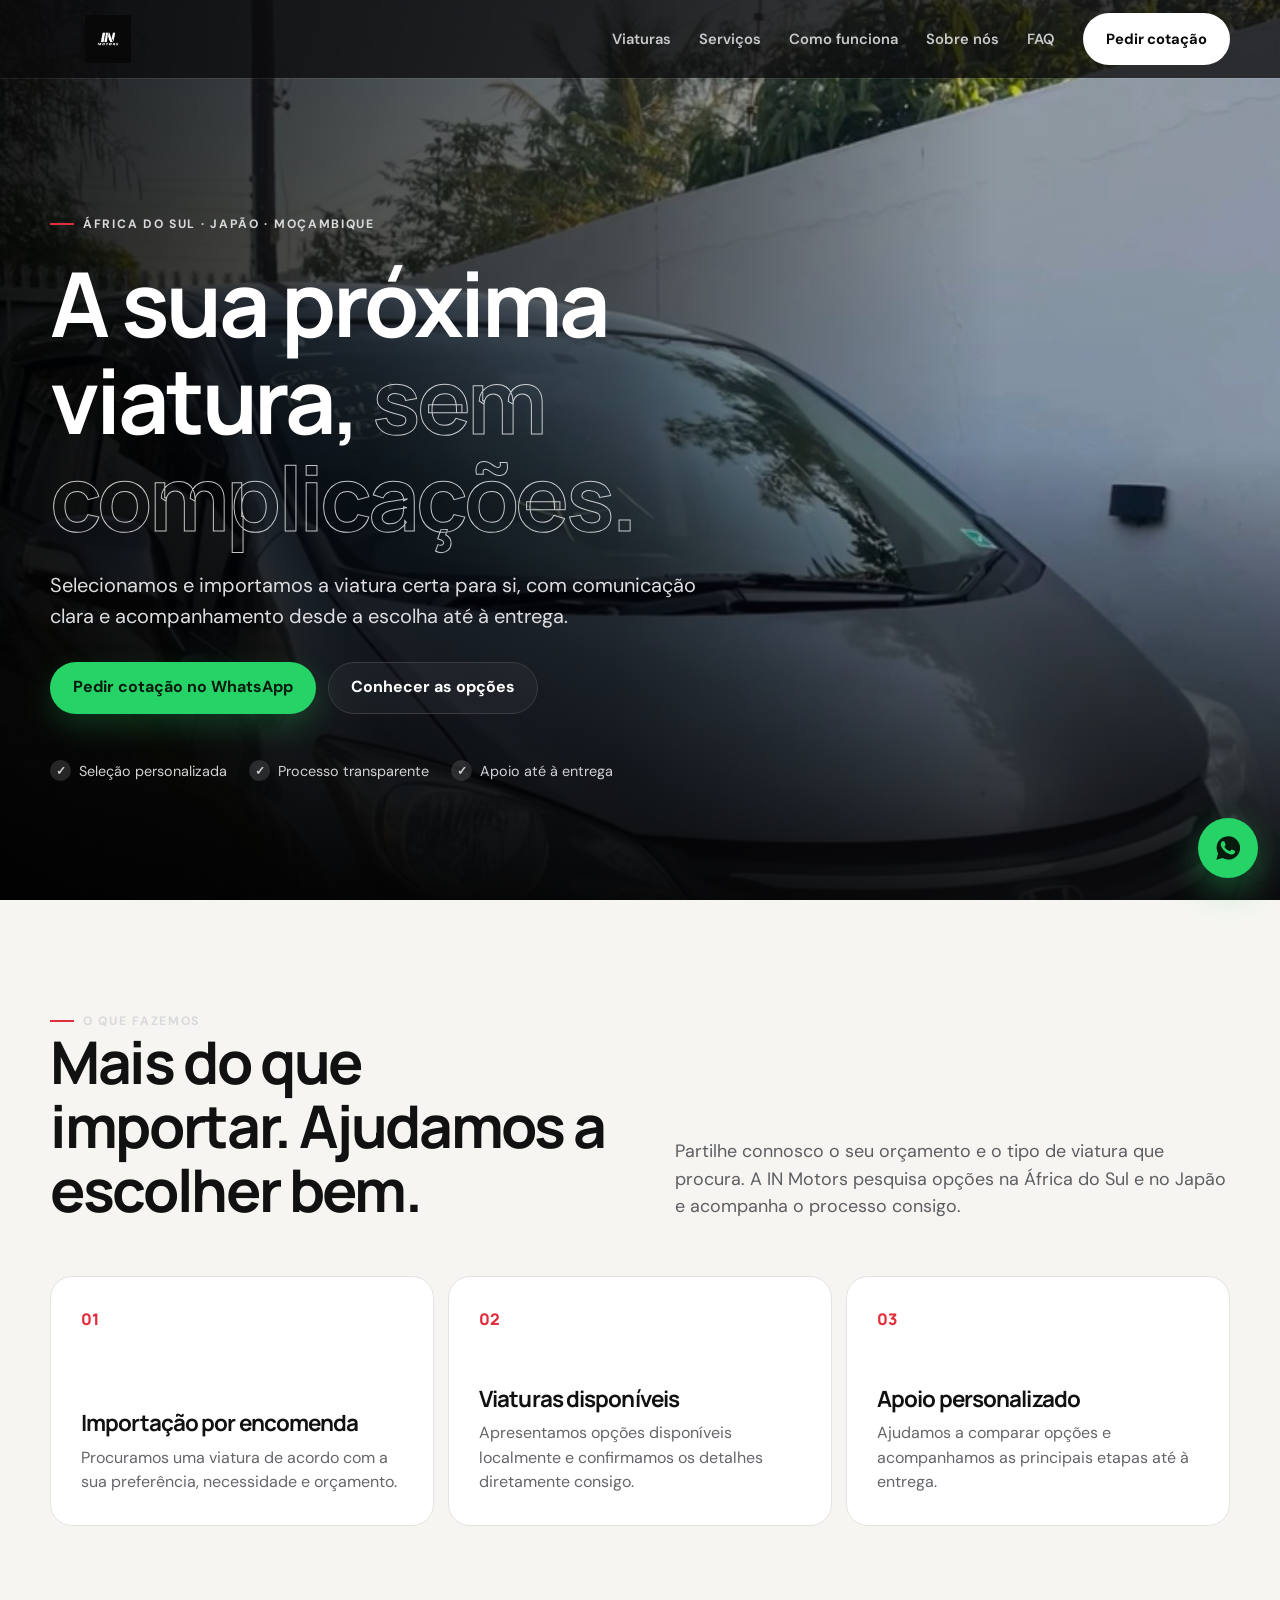
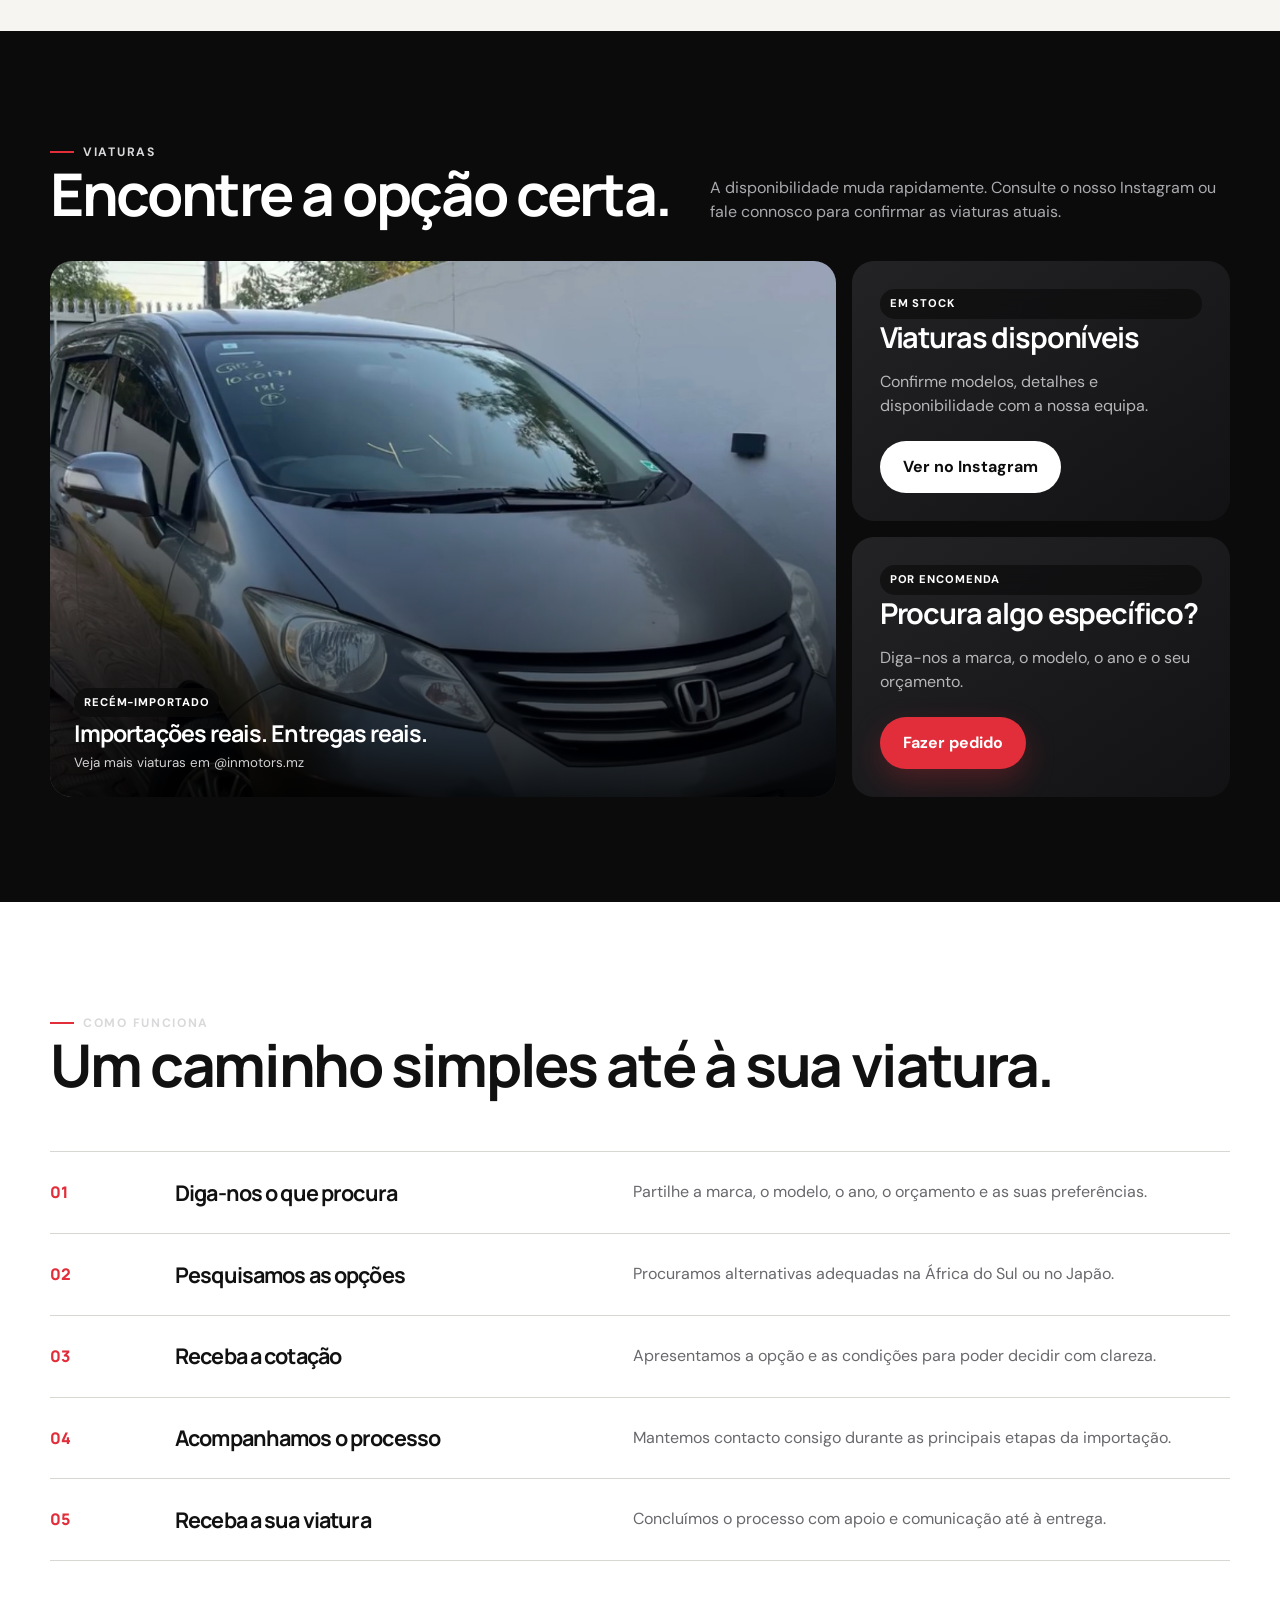
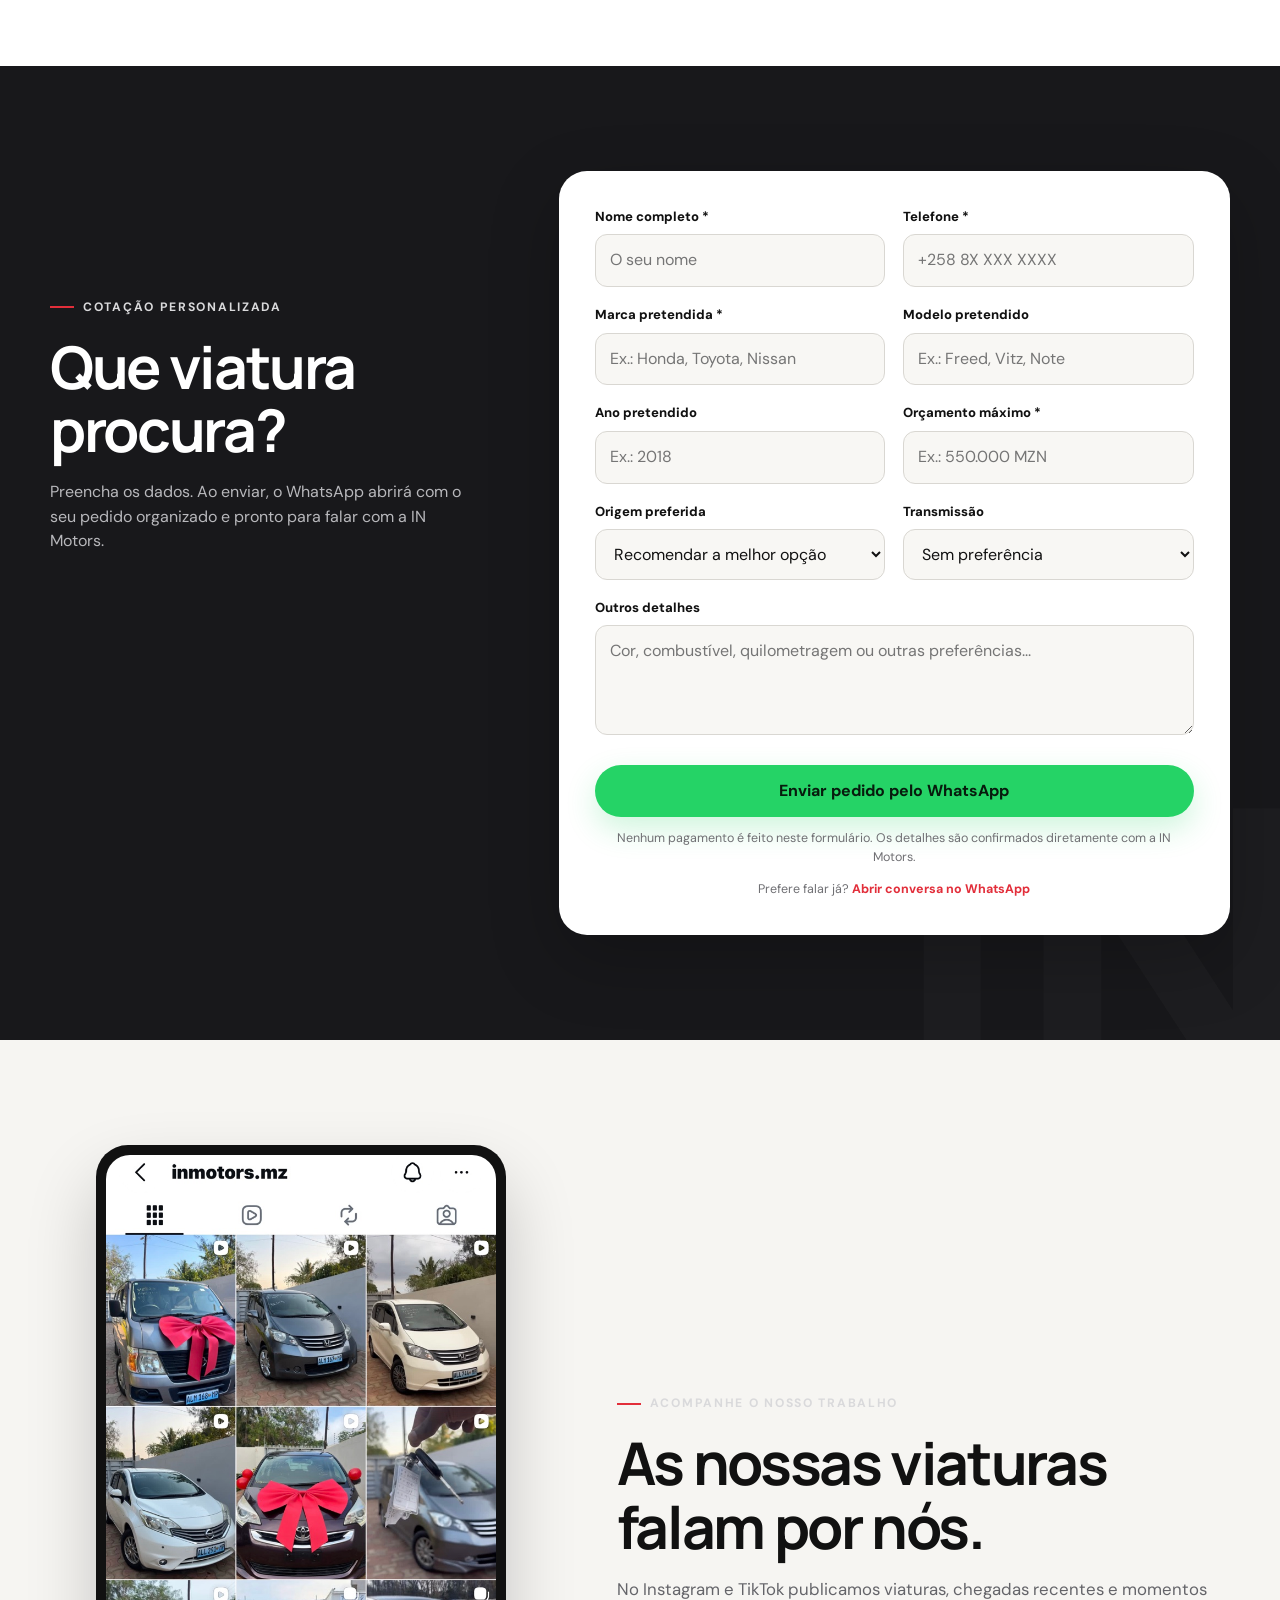
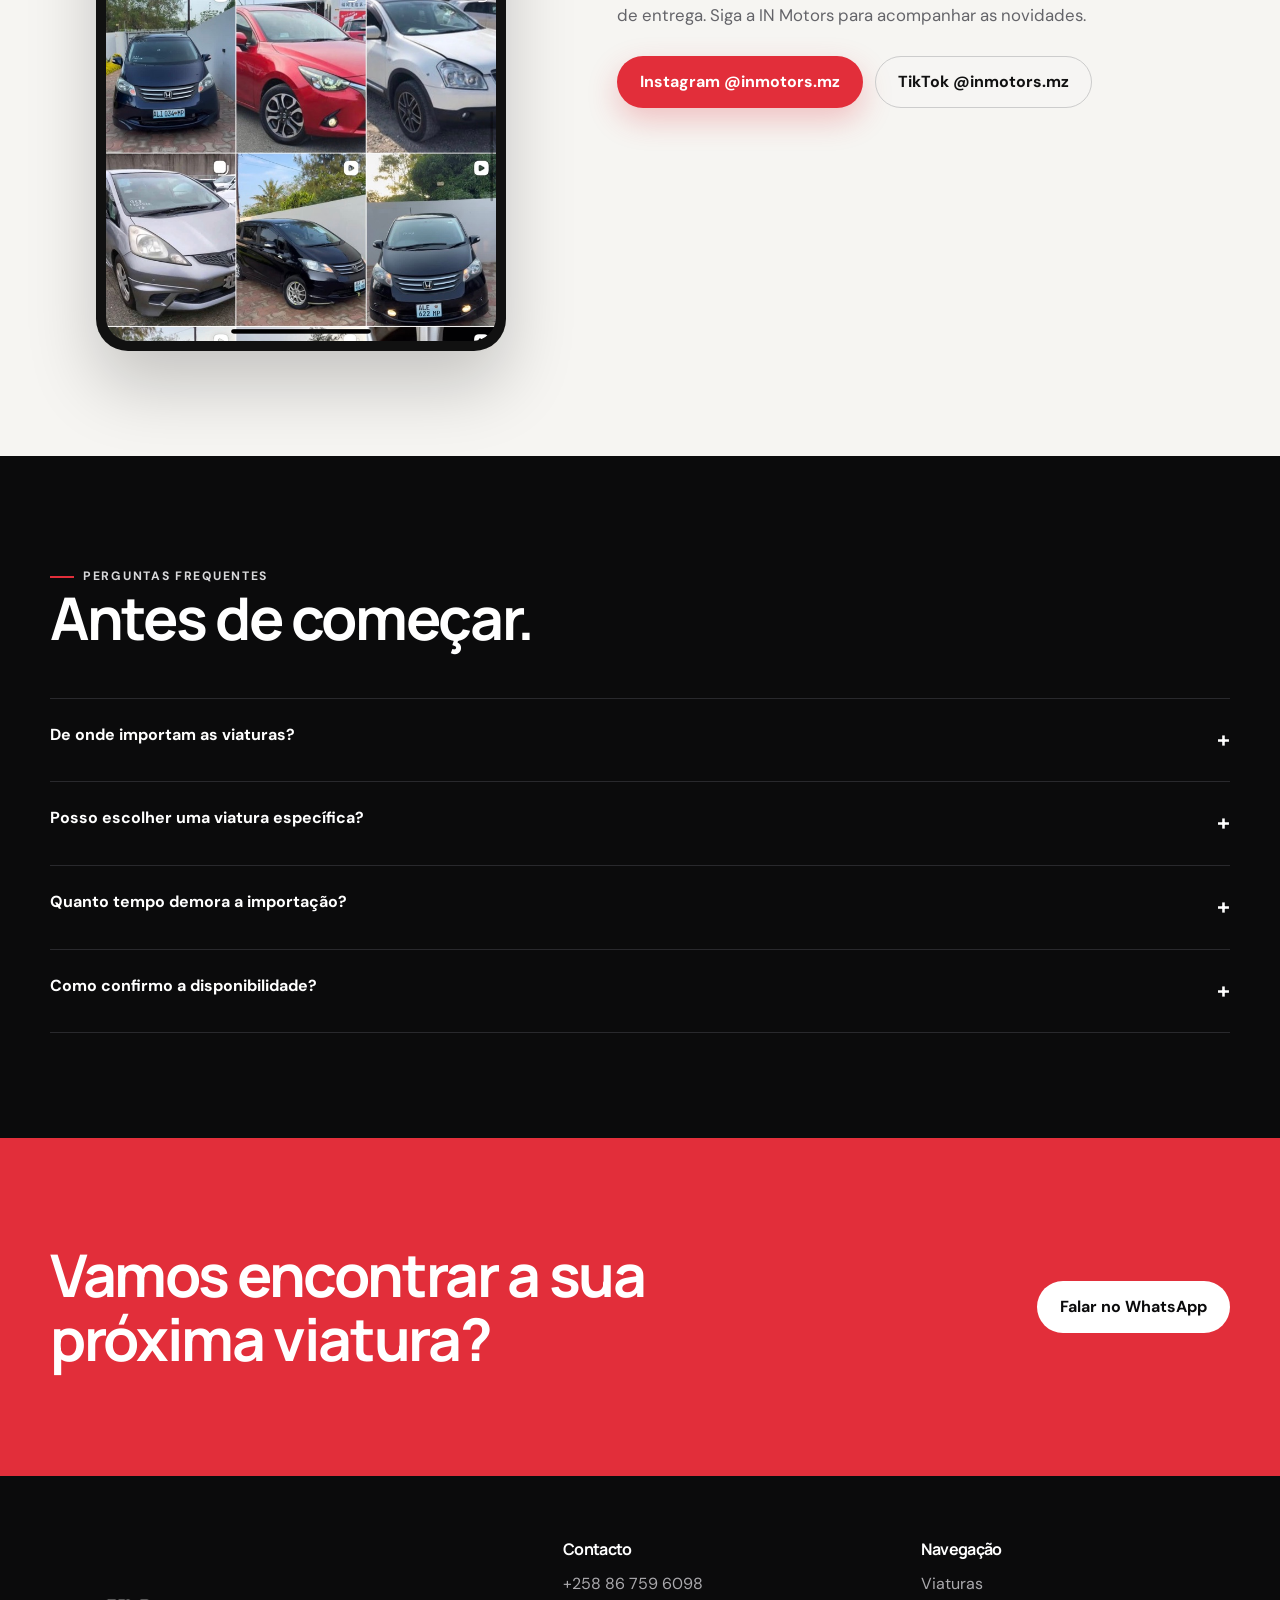
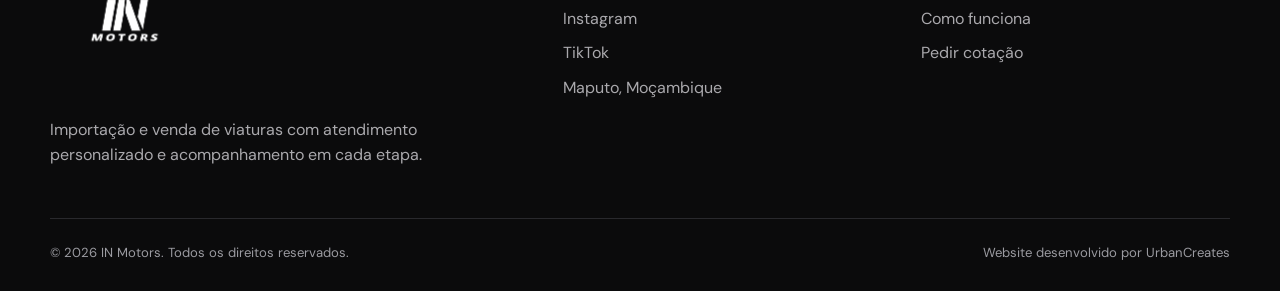
<file: index.html>
<!doctype html>
<html lang="pt-MZ">
<head>
  <meta charset="utf-8">
  <script>document.documentElement.classList.add('js')</script>
  <meta name="viewport" content="width=device-width,initial-scale=1">
  <meta name="theme-color" content="#0b0b0c">
  <meta name="robots" content="index,follow">
  <meta name="author" content="IN Motors">
  <title>IN Motors | Importação de Viaturas em Moçambique</title>
  <meta name="description" content="Importação de viaturas da África do Sul e do Japão com acompanhamento personalizado em Moçambique.">
  <meta property="og:title" content="IN Motors | A sua próxima viatura">
  <meta property="og:description" content="Escolha, importação e entrega com acompanhamento personalizado.">
  <meta property="og:type" content="website">
  <meta property="og:url" content="https://inmotors.mz.co/">
  <meta property="og:locale" content="pt_MZ">
  <meta property="og:image" content="https://inmotors.mz.co/assets/honda-imported.jpeg">
  <meta name="twitter:card" content="summary_large_image">
  <meta name="twitter:title" content="IN Motors | A sua próxima viatura">
  <meta name="twitter:description" content="Escolha, importação e entrega com acompanhamento personalizado.">
  <meta name="twitter:image" content="https://inmotors.mz.co/assets/honda-imported.jpeg">
  <link rel="canonical" href="https://inmotors.mz.co/">
  <link rel="preload" as="image" href="assets/honda-imported.jpeg" fetchpriority="high">
  <link rel="icon" href="data:image/svg+xml,%3Csvg%20xmlns='http://www.w3.org/2000/svg'%20viewBox='0%200%2064%2064'%3E%3Crect%20width='64'%20height='64'%20rx='12'%20fill='%23e22e3a'/%3E%3Ctext%20x='32'%20y='45'%20font-family='Arial,Helvetica,sans-serif'%20font-size='30'%20font-weight='bold'%20fill='white'%20text-anchor='middle'%3EIN%3C/text%3E%3C/svg%3E">
  <script type="application/ld+json">
  {
    "@context": "https://schema.org",
    "@type": "AutoDealer",
    "name": "IN Motors",
    "description": "Importação de viaturas da África do Sul e do Japão com acompanhamento personalizado em Moçambique.",
    "url": "https://inmotors.mz.co/",
    "image": "https://inmotors.mz.co/assets/honda-imported.jpeg",
    "telephone": "+258867596098",
    "address": { "@type": "PostalAddress", "addressLocality": "Maputo", "addressCountry": "MZ" },
    "areaServed": { "@type": "Country", "name": "Moçambique" },
    "sameAs": [
      "https://www.instagram.com/inmotors.mz/",
      "https://www.tiktok.com/@inmotors.mz"
    ]
  }
  </script>
  <link rel="preconnect" href="https://fonts.googleapis.com">
  <link rel="preconnect" href="https://fonts.gstatic.com" crossorigin>
  <link href="https://fonts.googleapis.com/css2?family=DM+Sans:wght@400;500;600;700&family=Manrope:wght@500;600;700;800&display=swap" rel="stylesheet">
  <style>
    :root{--ink:#0b0b0c;--panel:#131315;--paper:#f6f5f2;--white:#fff;--muted:#aaa9ad;--line:#29292d;--accent:#e22e3a;--green:#25d366;--radius:22px;--shadow:0 24px 70px rgba(0,0,0,.22)}
    *{box-sizing:border-box}html{scroll-behavior:smooth;scroll-padding-top:96px}body{margin:0;background:var(--ink);color:var(--white);font-family:"DM Sans",sans-serif;line-height:1.55;overflow-x:hidden}body.menu-open{overflow:hidden}img{display:block;max-width:100%}a{color:inherit;text-decoration:none}button,input,select,textarea{font:inherit}:focus-visible{outline:2px solid var(--accent);outline-offset:3px;border-radius:4px}.container{width:min(1180px,calc(100% - 40px));margin:auto}.eyebrow{display:inline-flex;align-items:center;gap:9px;color:#d9d9db;font-weight:700;font-size:.76rem;letter-spacing:.14em;text-transform:uppercase}.eyebrow:before{content:"";width:24px;height:2px;background:var(--accent)}h1,h2,h3{font-family:Manrope,sans-serif;letter-spacing:-.04em;line-height:1.08;margin:0}h1{font-size:clamp(2.8rem,7vw,6.5rem);max-width:850px}h2{font-size:clamp(2rem,4.6vw,4.25rem)}p{margin:0}.muted{color:var(--muted)}.section{padding:105px 0}.btn{display:inline-flex;align-items:center;justify-content:center;gap:10px;min-height:52px;padding:0 22px;border-radius:999px;border:1px solid transparent;font-weight:700;transition:.25s ease;cursor:pointer}.btn:hover{transform:translateY(-2px)}.btn-white{background:#fff;color:#0b0b0c}.btn-outline{border-color:#3b3b3f;color:#fff;background:rgba(255,255,255,.04)}.btn-red{background:var(--accent);color:#fff}.btn-wa{background:var(--green);color:#071b0d}.icon{width:20px;height:20px;fill:currentColor}.nav{position:fixed;inset:0 0 auto;z-index:50;border-bottom:1px solid rgba(255,255,255,.08)}.nav:before{content:"";position:absolute;inset:0;z-index:-1;background:rgba(11,11,12,.76);-webkit-backdrop-filter:blur(18px);backdrop-filter:blur(18px);transition:background .3s ease}.nav-inner{position:relative;height:78px;display:flex;align-items:center;justify-content:space-between;gap:30px}.logo{display:flex;align-items:center;gap:12px}.logo img{width:116px;height:48px;object-fit:contain;filter:invert(1);mix-blend-mode:screen}.nav-links{display:flex;align-items:center;gap:28px;font-weight:600;font-size:.92rem}.nav-links a:not(.btn){color:#c9c9cc}.nav-links a:hover{color:#fff}.menu-btn{display:none;place-items:center;width:44px;height:44px;color:#fff;background:none;border:0;padding:0;margin-right:-10px;-webkit-tap-highlight-color:transparent}.menu-btn svg{width:26px;height:26px}.hero{min-height:100svh;display:flex;align-items:flex-end;position:relative;padding:160px 0 70px;background:#111 url("assets/honda-imported.jpeg") center 34%/cover no-repeat}.hero:before{content:"";position:absolute;inset:0;background:linear-gradient(90deg,rgba(0,0,0,.88) 0%,rgba(0,0,0,.55) 48%,rgba(0,0,0,.08) 78%),linear-gradient(0deg,rgba(11,11,12,.96) 0%,transparent 50%)}.hero-content{position:relative;z-index:1}.hero .eyebrow{margin-bottom:22px}.hero h1 span{color:#fff}@supports (-webkit-text-stroke:1px #fff){.hero h1 span{color:transparent;-webkit-text-stroke:1px rgba(255,255,255,.76)}}.hero-copy{max-width:650px;color:#dedee0;font-size:clamp(1rem,2vw,1.25rem);margin:24px 0 30px}.hero-actions{display:flex;flex-wrap:wrap;gap:12px}.trust-row{display:flex;flex-wrap:wrap;gap:22px;margin-top:46px;color:#d2d2d4;font-size:.9rem}.trust-row span{display:flex;align-items:center;gap:8px}.trust-row b{display:grid;place-items:center;width:21px;height:21px;border-radius:50%;background:rgba(255,255,255,.13);font-size:.75rem}.intro{background:var(--paper);color:#111}.split-head{display:grid;grid-template-columns:1fr 1fr;gap:70px;align-items:end;margin-bottom:55px}.split-head p{font-size:1.12rem;color:#5d5d62;max-width:560px}.service-grid{display:grid;grid-template-columns:repeat(3,1fr);gap:14px}.service-card{background:#fff;border:1px solid #e5e3df;border-radius:var(--radius);padding:30px;min-height:250px;display:flex;flex-direction:column}.number{font-family:Manrope,sans-serif;font-weight:800;color:var(--accent);margin-bottom:auto}.service-card h3{font-size:1.4rem;margin:28px 0 10px}.service-card p{color:#65656a}.inventory-head{display:flex;justify-content:space-between;align-items:end;gap:30px;margin-bottom:36px}.inventory-head p{max-width:520px}.vehicle-grid{display:grid;grid-template-columns:1.35fr .65fr;grid-template-rows:260px 260px;gap:16px}.vehicle-card{position:relative;overflow:hidden;border-radius:var(--radius);background:#222;isolation:isolate}.vehicle-card:first-child{grid-row:1/3}.vehicle-card img{width:100%;height:100%;object-fit:cover;transition:.6s ease}.vehicle-card:hover img{transform:scale(1.035)}.vehicle-card:after{content:"";position:absolute;inset:0;background:linear-gradient(0deg,rgba(0,0,0,.9),transparent 65%);z-index:1}.vehicle-info{position:absolute;z-index:2;inset:auto 24px 22px}.vehicle-info h3{font-size:1.45rem;margin:4px 0}.vehicle-info small{color:#d2d2d4}.status{display:inline-flex;padding:6px 10px;border-radius:99px;background:rgba(11,11,12,.66);backdrop-filter:blur(8px);font-size:.7rem;font-weight:800;letter-spacing:.08em;text-transform:uppercase}.vehicle-card.secondary{background:linear-gradient(145deg,#232326,#121214);padding:28px}.vehicle-card.secondary:after{display:none}.vehicle-card.secondary .vehicle-info{position:static;height:100%;display:flex;flex-direction:column}.vehicle-card.secondary h3{font-size:1.8rem;margin-top:auto}.vehicle-card.secondary p{color:#b7b7ba;margin:12px 0 22px}.vehicle-card.secondary .btn{align-self:flex-start}.process{background:#fff;color:#111}.steps{margin-top:55px;border-top:1px solid #d9d7d2}.step{display:grid;grid-template-columns:90px .85fr 1.2fr;gap:35px;padding:28px 0;border-bottom:1px solid #d9d7d2;align-items:center}.step-num{color:var(--accent);font-family:Manrope;font-weight:800}.step h3{font-size:1.35rem}.step p{color:#68686d}.quote{position:relative;background:#18181b;overflow:hidden}.quote:before{content:"IN";position:absolute;right:-40px;bottom:-120px;font-family:Manrope;font-weight:800;font-size:420px;color:rgba(255,255,255,.025);line-height:1}.quote-grid{position:relative;display:grid;grid-template-columns:.78fr 1.22fr;gap:80px}.quote-copy{position:sticky;top:120px;align-self:start}.quote-copy h2{margin:18px 0}.quote-copy p{color:#b8b8bc}.form{background:#fff;color:#111;padding:36px;border-radius:28px;box-shadow:var(--shadow)}.form-grid{display:grid;grid-template-columns:1fr 1fr;gap:18px}.field.full{grid-column:1/-1}.field label{display:block;font-size:.82rem;font-weight:800;margin-bottom:7px}.field input,.field select,.field textarea{width:100%;border:1px solid #d9d7d2;background:#f8f7f4;border-radius:12px;padding:13px 14px;color:#111;outline:0}.field input:focus,.field select:focus,.field textarea:focus{border-color:#111;box-shadow:0 0 0 3px rgba(0,0,0,.07)}.field textarea{resize:vertical;min-height:110px}.form .btn{width:100%;margin-top:22px;border:0}.form-note{font-size:.78rem;color:#6f6f73;margin-top:12px;text-align:center}.social{background:var(--paper);color:#111}.social-grid{display:grid;grid-template-columns:.9fr 1.1fr;gap:65px;align-items:center}.phone-shot{position:relative;margin:auto;width:min(410px,100%);padding:10px;background:#111;border-radius:32px;box-shadow:0 35px 70px rgba(0,0,0,.2);transform:rotate(-1.2deg)}.phone-shot img{display:block;width:100%;aspect-ratio:709/1428;object-fit:cover;object-position:50% 100%;border-radius:24px}.social-copy h2{margin:18px 0}.social-copy>p{color:#646469;font-size:1.05rem;margin-bottom:28px}.social-actions{display:flex;flex-wrap:wrap;gap:12px}.faq-list{margin-top:48px;border-top:1px solid var(--line)}.faq-item{border-bottom:1px solid var(--line)}.faq-q{width:100%;color:#fff;background:none;border:0;padding:24px 0;text-align:left;display:flex;justify-content:space-between;gap:20px;font-weight:700;cursor:pointer}.faq-q span:last-child{font-size:1.4rem;transition:.25s}.faq-a{display:grid;grid-template-rows:0fr;transition:.3s}.faq-a p{overflow:hidden;color:#aaa9ad}.faq-item.open .faq-a{grid-template-rows:1fr}.faq-item.open .faq-a p{padding:0 40px 24px 0}.faq-item.open .faq-q span:last-child{transform:rotate(45deg)}.cta{background:var(--accent);color:#fff}.cta-inner{display:flex;align-items:center;justify-content:space-between;gap:40px}.cta h2{max-width:700px}.cta .btn-white{flex:0 0 auto}.footer{padding:65px 0 28px}.footer-grid{display:grid;grid-template-columns:1.2fr .8fr .8fr;gap:50px}.footer-brand img{width:150px;filter:invert(1);mix-blend-mode:screen;margin-bottom:18px}.footer-brand p{max-width:420px;color:#aaa9ad}.footer h3{font-size:1rem;margin-bottom:14px}.footer-links{display:grid;gap:10px;color:#aaa9ad}.footer-links a:hover{color:#fff}.copyright{border-top:1px solid var(--line);margin-top:50px;padding-top:24px;display:flex;justify-content:space-between;color:#9b9ba1;font-size:.82rem}.whatsapp-float{position:fixed;right:22px;bottom:22px;z-index:45;width:60px;height:60px;border-radius:50%;display:grid;place-items:center;background:var(--green);color:#071b0d;box-shadow:0 12px 35px rgba(37,211,102,.35);transition:.2s}.whatsapp-float:hover{transform:scale(1.06)}
    ::selection{background:var(--accent);color:#fff}
    .scroll-progress{position:fixed;top:0;left:0;height:3px;width:0;background:linear-gradient(90deg,var(--accent),#ff7a4d);z-index:60;transition:width .1s linear}
    .nav{transition:box-shadow .3s ease}
    .nav.scrolled{box-shadow:0 12px 34px rgba(0,0,0,.42)}
    .nav.scrolled:before{background:rgba(11,11,12,.94)}
    .nav-links a:not(.btn){position:relative}
    .nav-links a:not(.btn):after{content:"";position:absolute;left:0;right:100%;bottom:-6px;height:2px;background:var(--accent);transition:right .3s ease}
    .nav-links a:not(.btn):hover:after,.nav-links a:not(.btn).active:after{right:0}
    .nav-links a:not(.btn).active{color:#fff}
    .btn:active{transform:translateY(0)}
    .btn-wa{box-shadow:0 12px 30px rgba(37,211,102,.22)}
    .btn-red{box-shadow:0 12px 30px rgba(226,46,58,.26)}
    .service-card{transition:transform .25s ease,box-shadow .25s ease}
    .service-card:hover{transform:translateY(-4px);box-shadow:0 22px 45px rgba(0,0,0,.09)}
    .field input:user-invalid,.field select:user-invalid,.field textarea:user-invalid{border-color:var(--accent);box-shadow:0 0 0 3px rgba(226,46,58,.12)}
    .form.sending button[type=submit]{opacity:.65;pointer-events:none}
    .form-ok{margin-top:14px;padding:12px 14px;border-radius:12px;background:rgba(37,211,102,.14);color:#0b6b33;font-size:.85rem;font-weight:700;text-align:center;display:none}
    .form-ok.show{display:block}
    .js .reveal{opacity:0;transform:translateY(24px);transition:opacity .7s cubic-bezier(.2,.7,.2,1),transform .7s cubic-bezier(.2,.7,.2,1)}
    .js .reveal.in{opacity:1;transform:none}
    @media(max-width:900px){.nav-links{position:fixed;inset:78px 0 0;background:var(--ink);display:none;flex-direction:column;align-items:stretch;gap:2px;padding:18px 20px 40px;overflow-y:auto;-webkit-overflow-scrolling:touch}.menu-open .nav-links{display:flex}.nav-links a:not(.btn){width:100%;padding:16px 4px;font-size:1.06rem}.nav-links .btn{width:100%;margin-top:14px}.menu-btn{display:grid}.hero{background-position:58% center}.hero:before{background:linear-gradient(0deg,rgba(0,0,0,.95),rgba(0,0,0,.18) 78%),linear-gradient(90deg,rgba(0,0,0,.72),transparent)}.split-head,.quote-grid,.social-grid{grid-template-columns:1fr;gap:42px}.service-grid{grid-template-columns:1fr 1fr}.quote-copy{position:static}.footer-grid{grid-template-columns:1fr 1fr}.footer-brand{grid-column:1/-1}}
    @media(max-width:650px){.container{width:min(100% - 28px,1180px)}.section{padding:76px 0}.nav-inner{height:68px}.nav-links{inset:68px 0 0}.logo img{width:100px;height:42px}.hero{min-height:760px;padding-bottom:44px}.hero-copy{font-size:1rem}.hero-actions .btn{width:100%}.trust-row{gap:12px;margin-top:30px}.service-grid{grid-template-columns:1fr}.service-card{min-height:220px}.inventory-head{display:block}.inventory-head p{margin-top:15px}.vehicle-grid{display:grid;grid-template-columns:1fr;grid-template-rows:420px auto auto}.vehicle-card:first-child{grid-row:auto}.vehicle-card.secondary{min-height:240px}.step{grid-template-columns:45px 1fr;gap:14px}.step p{grid-column:2}.form{padding:24px 18px}.form-grid{grid-template-columns:1fr}.field.full{grid-column:auto}.social-grid{display:flex;flex-direction:column-reverse}.cta-inner{align-items:flex-start;flex-direction:column}.footer-grid{grid-template-columns:1fr}.footer-brand{grid-column:auto}.copyright{display:block}.copyright span{display:block;margin-top:7px}}
    @media(prefers-reduced-motion:reduce){html{scroll-behavior:auto}*,*:before,*:after{animation-duration:.001ms!important;animation-iteration-count:1!important;transition-duration:.001ms!important}.btn:hover,.vehicle-card:hover img,.whatsapp-float:hover,.service-card:hover{transform:none}.js .reveal{opacity:1!important;transform:none!important}.scroll-progress{display:none}}
  </style>
</head>
<body>
  <div class="scroll-progress" id="scrollbar" aria-hidden="true"></div>
  <header class="nav">
    <div class="container nav-inner">
      <a class="logo" href="#inicio" aria-label="IN Motors — início"><img src="assets/in-motors-logo.jpeg" alt="IN Motors" width="116" height="48" decoding="async"></a>
      <nav class="nav-links" aria-label="Navegação principal">
        <a href="#viaturas">Viaturas</a><a href="#servicos">Serviços</a><a href="#processo">Como funciona</a><a href="#sobre">Sobre nós</a><a href="#faq">FAQ</a>
        <a class="btn btn-white" href="#cotacao">Pedir cotação</a>
      </nav>
      <button class="menu-btn" aria-label="Abrir menu" aria-expanded="false"><svg class="icon" viewBox="0 0 24 24"><path d="M3 6h18v2H3zm0 5h18v2H3zm0 5h18v2H3z"/></svg></button>
    </div>
  </header>

  <main>
    <section class="hero" id="inicio">
      <div class="container hero-content">
        <div class="eyebrow">África do Sul · Japão · Moçambique</div>
        <h1>A sua próxima viatura, <span>sem complicações.</span></h1>
        <p class="hero-copy">Selecionamos e importamos a viatura certa para si, com comunicação clara e acompanhamento desde a escolha até à entrega.</p>
        <div class="hero-actions">
          <a class="btn btn-wa" href="https://wa.me/258867596098?text=Ol%C3%A1%2C%20IN%20Motors.%20Gostaria%20de%20pedir%20uma%20cota%C3%A7%C3%A3o%20para%20uma%20viatura." target="_blank" rel="noopener">Pedir cotação no WhatsApp</a>
          <a class="btn btn-outline" href="#viaturas">Conhecer as opções</a>
        </div>
        <div class="trust-row"><span><b>✓</b> Seleção personalizada</span><span><b>✓</b> Processo transparente</span><span><b>✓</b> Apoio até à entrega</span></div>
      </div>
    </section>

    <section class="section intro" id="servicos">
      <div class="container">
        <div class="split-head reveal"><div><div class="eyebrow">O que fazemos</div><h2>Mais do que importar. Ajudamos a escolher bem.</h2></div><p>Partilhe connosco o seu orçamento e o tipo de viatura que procura. A IN Motors pesquisa opções na África do Sul e no Japão e acompanha o processo consigo.</p></div>
        <div class="service-grid reveal">
          <article class="service-card"><span class="number">01</span><h3>Importação por encomenda</h3><p>Procuramos uma viatura de acordo com a sua preferência, necessidade e orçamento.</p></article>
          <article class="service-card"><span class="number">02</span><h3>Viaturas disponíveis</h3><p>Apresentamos opções disponíveis localmente e confirmamos os detalhes diretamente consigo.</p></article>
          <article class="service-card"><span class="number">03</span><h3>Apoio personalizado</h3><p>Ajudamos a comparar opções e acompanhamos as principais etapas até à entrega.</p></article>
        </div>
      </div>
    </section>

    <section class="section" id="viaturas">
      <div class="container">
        <div class="inventory-head reveal"><div><div class="eyebrow">Viaturas</div><h2>Encontre a opção certa.</h2></div><p class="muted">A disponibilidade muda rapidamente. Consulte o nosso Instagram ou fale connosco para confirmar as viaturas atuais.</p></div>
        <div class="vehicle-grid reveal">
          <article class="vehicle-card"><img src="assets/honda-imported.jpeg" alt="Honda recentemente importado pela IN Motors" loading="lazy" decoding="async"><div class="vehicle-info"><span class="status">Recém-importado</span><h3>Importações reais. Entregas reais.</h3><small>Veja mais viaturas em @inmotors.mz</small></div></article>
          <article class="vehicle-card secondary"><div class="vehicle-info"><span class="status">Em stock</span><h3>Viaturas disponíveis</h3><p>Confirme modelos, detalhes e disponibilidade com a nossa equipa.</p><a class="btn btn-white" href="https://www.instagram.com/inmotors.mz/" target="_blank" rel="noopener">Ver no Instagram</a></div></article>
          <article class="vehicle-card secondary"><div class="vehicle-info"><span class="status">Por encomenda</span><h3>Procura algo específico?</h3><p>Diga-nos a marca, o modelo, o ano e o seu orçamento.</p><a class="btn btn-red" href="#cotacao">Fazer pedido</a></div></article>
        </div>
      </div>
    </section>

    <section class="section process" id="processo">
      <div class="container"><div class="eyebrow">Como funciona</div><h2>Um caminho simples até à sua viatura.</h2>
        <div class="steps reveal">
          <div class="step"><div class="step-num">01</div><h3>Diga-nos o que procura</h3><p>Partilhe a marca, o modelo, o ano, o orçamento e as suas preferências.</p></div>
          <div class="step"><div class="step-num">02</div><h3>Pesquisamos as opções</h3><p>Procuramos alternativas adequadas na África do Sul ou no Japão.</p></div>
          <div class="step"><div class="step-num">03</div><h3>Receba a cotação</h3><p>Apresentamos a opção e as condições para poder decidir com clareza.</p></div>
          <div class="step"><div class="step-num">04</div><h3>Acompanhamos o processo</h3><p>Mantemos contacto consigo durante as principais etapas da importação.</p></div>
          <div class="step"><div class="step-num">05</div><h3>Receba a sua viatura</h3><p>Concluímos o processo com apoio e comunicação até à entrega.</p></div>
        </div>
      </div>
    </section>

    <section class="section quote" id="cotacao">
      <div class="container quote-grid">
        <div class="quote-copy reveal"><div class="eyebrow">Cotação personalizada</div><h2>Que viatura procura?</h2><p>Preencha os dados. Ao enviar, o WhatsApp abrirá com o seu pedido organizado e pronto para falar com a IN Motors.</p></div>
        <form class="form reveal" id="quoteForm">
          <div class="form-grid">
            <div class="field"><label for="name">Nome completo *</label><input id="name" required autocomplete="name" placeholder="O seu nome"></div>
            <div class="field"><label for="phone">Telefone *</label><input id="phone" type="tel" inputmode="tel" required autocomplete="tel" placeholder="+258 8X XXX XXXX"></div>
            <div class="field"><label for="make">Marca pretendida *</label><input id="make" required placeholder="Ex.: Honda, Toyota, Nissan"></div>
            <div class="field"><label for="model">Modelo pretendido</label><input id="model" placeholder="Ex.: Freed, Vitz, Note"></div>
            <div class="field"><label for="year">Ano pretendido</label><input id="year" type="number" min="1990" max="2030" placeholder="Ex.: 2018"></div>
            <div class="field"><label for="budget">Orçamento máximo *</label><input id="budget" required placeholder="Ex.: 550.000 MZN"></div>
            <div class="field"><label for="origin">Origem preferida</label><select id="origin"><option>Recomendar a melhor opção</option><option>África do Sul</option><option>Japão</option></select></div>
            <div class="field"><label for="transmission">Transmissão</label><select id="transmission"><option>Sem preferência</option><option>Automática</option><option>Manual</option></select></div>
            <div class="field full"><label for="notes">Outros detalhes</label><textarea id="notes" placeholder="Cor, combustível, quilometragem ou outras preferências..."></textarea></div>
          </div>
          <button class="btn btn-wa" type="submit">Enviar pedido pelo WhatsApp</button>
          <p class="form-ok" id="formOk">A abrir o WhatsApp com o seu pedido organizado…</p>
          <p class="form-note">Nenhum pagamento é feito neste formulário. Os detalhes são confirmados diretamente com a IN Motors.</p>
          <p class="form-note">Prefere falar já? <a href="https://wa.me/258867596098" target="_blank" rel="noopener" style="color:var(--accent);font-weight:700">Abrir conversa no WhatsApp</a></p>
        </form>
      </div>
    </section>

    <section class="section social" id="sobre">
      <div class="container social-grid">
        <div class="phone-shot reveal"><img src="assets/instagram-inmotors.jpeg" alt="Perfil oficial da IN Motors no Instagram" loading="lazy" decoding="async"></div>
        <div class="social-copy reveal"><div class="eyebrow">Acompanhe o nosso trabalho</div><h2>As nossas viaturas falam por nós.</h2><p>No Instagram e TikTok publicamos viaturas, chegadas recentes e momentos de entrega. Siga a IN Motors para acompanhar as novidades.</p><div class="social-actions"><a class="btn btn-red" href="https://www.instagram.com/inmotors.mz/" target="_blank" rel="noopener">Instagram @inmotors.mz</a><a class="btn btn-outline" style="color:#111;border-color:#ccc" href="https://www.tiktok.com/@inmotors.mz" target="_blank" rel="noopener">TikTok @inmotors.mz</a></div></div>
      </div>
    </section>

    <section class="section" id="faq">
      <div class="container"><div class="eyebrow">Perguntas frequentes</div><h2>Antes de começar.</h2>
        <div class="faq-list reveal">
          <div class="faq-item"><button class="faq-q" type="button" aria-expanded="false"><span>De onde importam as viaturas?</span><span aria-hidden="true">+</span></button><div class="faq-a"><p>A IN Motors trabalha com opções provenientes da África do Sul e do Japão.</p></div></div>
          <div class="faq-item"><button class="faq-q" type="button" aria-expanded="false"><span>Posso escolher uma viatura específica?</span><span aria-hidden="true">+</span></button><div class="faq-a"><p>Sim. Indique a marca, modelo, ano, orçamento e preferências para procurarmos opções adequadas.</p></div></div>
          <div class="faq-item"><button class="faq-q" type="button" aria-expanded="false"><span>Quanto tempo demora a importação?</span><span aria-hidden="true">+</span></button><div class="faq-a"><p>O prazo depende da origem, disponibilidade, documentação e logística. A estimativa é apresentada durante a cotação.</p></div></div>
          <div class="faq-item"><button class="faq-q" type="button" aria-expanded="false"><span>Como confirmo a disponibilidade?</span><span aria-hidden="true">+</span></button><div class="faq-a"><p>Fale diretamente connosco pelo WhatsApp. A disponibilidade e os detalhes são sempre confirmados antes de qualquer decisão.</p></div></div>
        </div>
      </div>
    </section>

    <section class="section cta"><div class="container cta-inner reveal"><h2>Vamos encontrar a sua próxima viatura?</h2><a class="btn btn-white" href="https://wa.me/258867596098?text=Ol%C3%A1%2C%20IN%20Motors.%20Gostaria%20de%20receber%20mais%20informa%C3%A7%C3%B5es." target="_blank" rel="noopener">Falar no WhatsApp</a></div></section>
  </main>

  <footer class="footer"><div class="container"><div class="footer-grid"><div class="footer-brand"><img src="assets/in-motors-logo.jpeg" alt="IN Motors" loading="lazy" decoding="async"><p>Importação e venda de viaturas com atendimento personalizado e acompanhamento em cada etapa.</p></div><div><h3>Contacto</h3><div class="footer-links"><a href="https://wa.me/258867596098" target="_blank" rel="noopener">+258 86 759 6098</a><a href="https://www.instagram.com/inmotors.mz/" target="_blank" rel="noopener">Instagram</a><a href="https://www.tiktok.com/@inmotors.mz" target="_blank" rel="noopener">TikTok</a><span>Maputo, Moçambique</span></div></div><div><h3>Navegação</h3><div class="footer-links"><a href="#viaturas">Viaturas</a><a href="#processo">Como funciona</a><a href="#cotacao">Pedir cotação</a></div></div></div><div class="copyright"><p>© <span id="yr">2026</span> IN Motors. Todos os direitos reservados.</p><span>Website desenvolvido por UrbanCreates</span></div></div></footer>

  <a class="whatsapp-float" href="https://wa.me/258867596098?text=Ol%C3%A1%2C%20IN%20Motors.%20Visitei%20o%20vosso%20website%20e%20gostaria%20de%20receber%20mais%20informa%C3%A7%C3%B5es." target="_blank" rel="noopener" aria-label="Falar com a IN Motors no WhatsApp"><svg class="icon" style="width:28px;height:28px" viewBox="0 0 24 24"><path d="M12.04 2a9.84 9.84 0 0 0-8.52 14.75L2 22l5.38-1.41A9.98 9.98 0 1 0 12.04 2Zm5.82 14.08c-.25.7-1.47 1.34-2.02 1.41-.52.07-1.18.1-1.9-.13-.44-.14-1-.32-1.72-.63-3.03-1.31-5-4.37-5.15-4.57-.15-.2-1.23-1.64-1.23-3.13 0-1.49.78-2.22 1.06-2.52.28-.3.61-.37.81-.37h.59c.19 0 .44-.07.69.53.25.6.85 2.07.93 2.22.07.15.12.33.02.53-.1.2-.15.33-.3.5-.15.18-.32.39-.45.52-.15.15-.31.31-.13.61.18.3.79 1.3 1.7 2.11 1.17 1.04 2.15 1.36 2.45 1.51.3.15.48.13.65-.08.18-.2.76-.88.96-1.18.2-.3.41-.25.69-.15.28.1 1.77.84 2.07.99.3.15.5.23.58.35.07.13.07.73-.18 1.43Z"/></svg></a>
  <script>
    const WA='258867596098';
    const menuButton=document.querySelector('.menu-btn');
    menuButton.addEventListener('click',()=>{const open=document.body.classList.toggle('menu-open');menuButton.setAttribute('aria-expanded',open)});
    document.querySelectorAll('.nav-links a').forEach(a=>a.addEventListener('click',()=>{document.body.classList.remove('menu-open');menuButton.setAttribute('aria-expanded','false')}));

    document.querySelectorAll('.faq-q').forEach(button=>button.addEventListener('click',()=>{const item=button.parentElement;document.querySelectorAll('.faq-item').forEach(other=>{if(other!==item){other.classList.remove('open');other.querySelector('.faq-q').setAttribute('aria-expanded','false')}});const open=item.classList.toggle('open');button.setAttribute('aria-expanded',open)}));

    const form=document.getElementById('quoteForm');
    const formOk=document.getElementById('formOk');
    form.addEventListener('submit',event=>{
      event.preventDefault();
      if(!form.checkValidity()){form.reportValidity();return;}
      const v=id=>document.getElementById(id).value.trim();
      const message=`Olá, IN Motors. Gostaria de solicitar uma cotação personalizada.\n\nNome: ${v('name')}\nTelefone: ${v('phone')}\nMarca: ${v('make')}\nModelo: ${v('model')||'Sem preferência'}\nAno pretendido: ${v('year')||'Sem preferência'}\nOrçamento máximo: ${v('budget')}\nOrigem: ${v('origin')}\nTransmissão: ${v('transmission')}\nOutros detalhes: ${v('notes')||'Nenhum'}\n\nAguardo o vosso contacto. Obrigado.`;
      const url=`https://wa.me/${WA}?text=${encodeURIComponent(message)}`;
      form.classList.add('sending');
      const win=window.open(url,'_blank','noopener');
      if(!win){location.href=url;}
      form.classList.remove('sending');
      if(formOk){formOk.classList.add('show');setTimeout(()=>formOk.classList.remove('show'),6000);}
      form.reset();
    });

    const bar=document.getElementById('scrollbar');
    const nav=document.querySelector('.nav');
    const onScroll=()=>{
      const max=document.documentElement.scrollHeight-window.innerHeight;
      if(bar)bar.style.width=(max>0?window.scrollY/max*100:0)+'%';
      nav.classList.toggle('scrolled',window.scrollY>10);
    };
    onScroll();
    addEventListener('scroll',onScroll,{passive:true});

    const navMap=new Map();
    document.querySelectorAll('.nav-links a[href^="#"]').forEach(a=>navMap.set(a.getAttribute('href').slice(1),a));
    const spy=new IntersectionObserver(entries=>{entries.forEach(e=>{if(e.isIntersecting){navMap.forEach(a=>a.classList.remove('active'));const a=navMap.get(e.target.id);if(a)a.classList.add('active');}});},{rootMargin:'-45% 0px -50% 0px'});
    document.querySelectorAll('main section[id]').forEach(s=>spy.observe(s));

    const revealEls=document.querySelectorAll('.reveal');
    if('IntersectionObserver' in window){
      const io=new IntersectionObserver((entries,obs)=>{entries.forEach(e=>{if(e.isIntersecting){e.target.classList.add('in');obs.unobserve(e.target);}});},{rootMargin:'0px 0px -10% 0px'});
      revealEls.forEach(el=>io.observe(el));
    }else{
      revealEls.forEach(el=>el.classList.add('in'));
    }

    const yr=document.getElementById('yr');
    if(yr)yr.textContent=new Date().getFullYear();
  </script>
</body>
</html>
</file>
